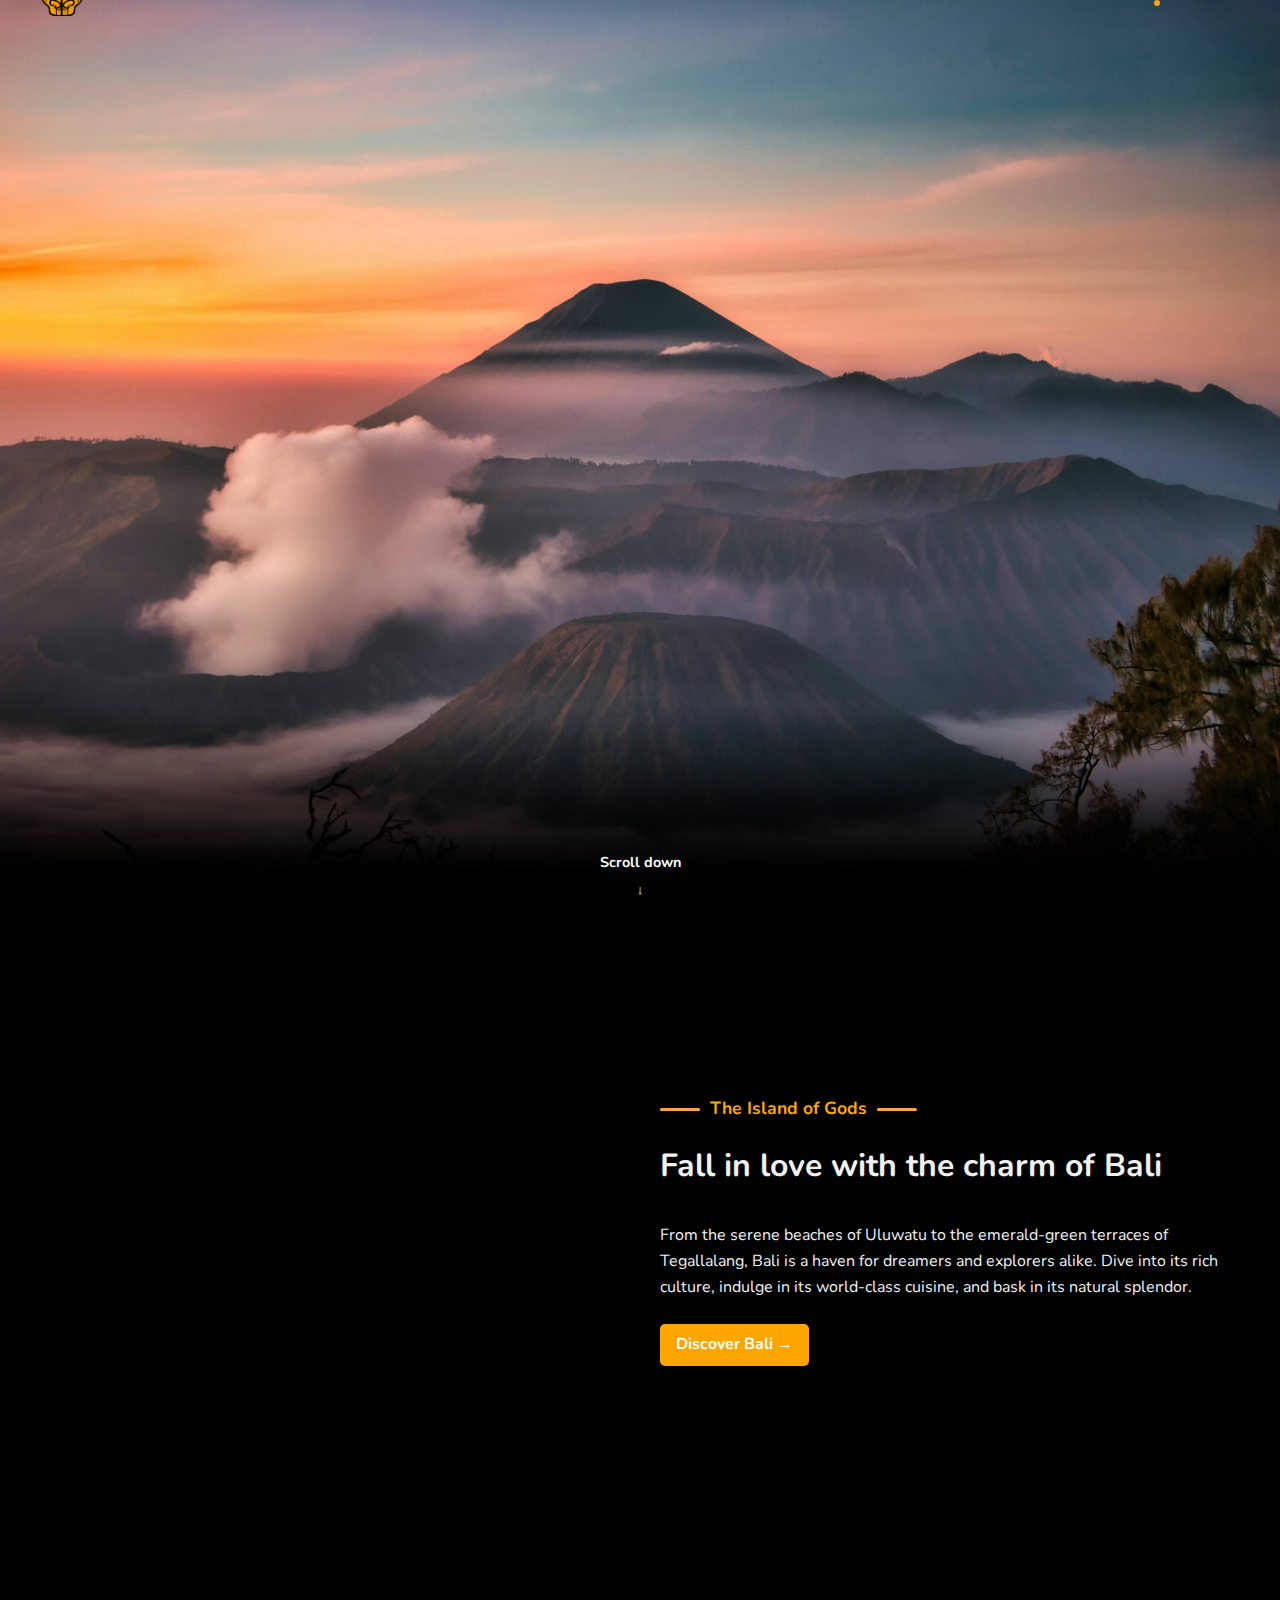
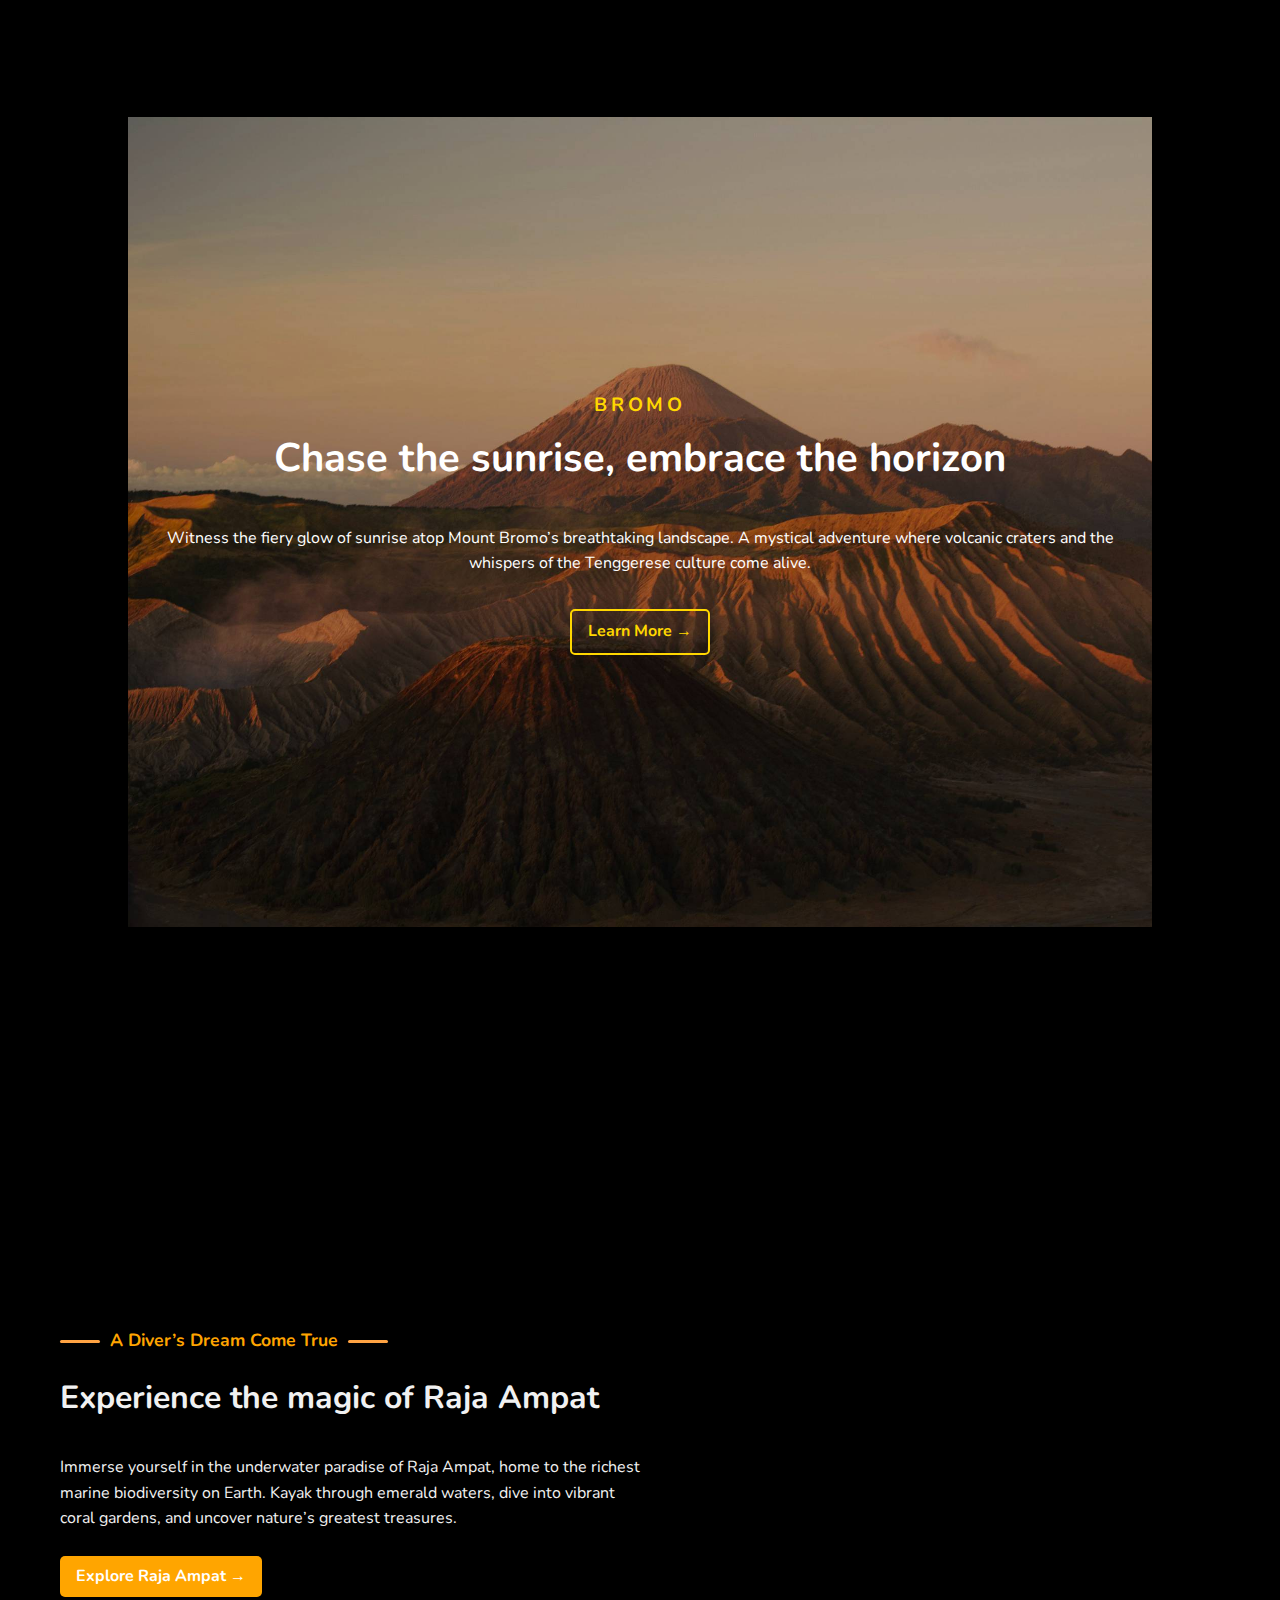
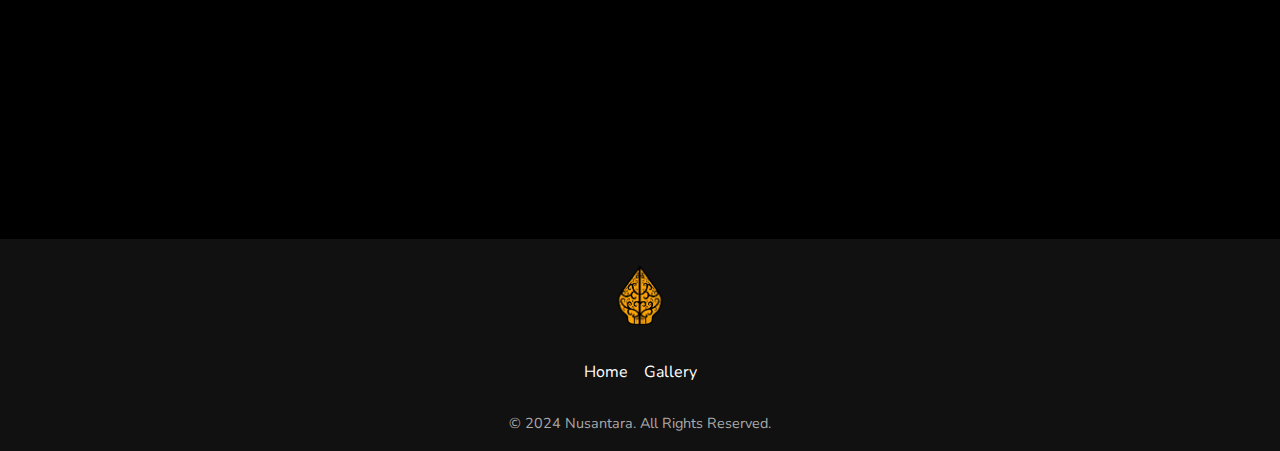
<file: index.html>
<!DOCTYPE html>
<html lang="en">
<head>
    <meta charset="UTF-8">
    <meta name="viewport" content="width=device-width, initial-scale=1.0">
    <title>Wonderful Indonesia</title>
    <link rel="stylesheet" href="styles/style.css">
    <link rel="preconnect" href="https://fonts.googleapis.com">
    <link rel="preconnect" href="https://fonts.gstatic.com" crossorigin>
    <link href="https://fonts.googleapis.com/css2?family=Nunito:ital,wght@0,200..1000;1,200..1000&family=Playfair+Display:ital,wght@0,400..900;1,400..900&display=swap" rel="stylesheet">
    <link href="https://fonts.googleapis.com/css2?family=Cinzel+Decorative:wght@400;700;900&family=Nunito:ital,wght@0,200..1000;1,200..1000&family=Playfair+Display:ital,wght@0,400..900;1,400..900&display=swap" rel="stylesheet">
    <link rel="stylesheet" href="https://cdnjs.cloudflare.com/ajax/libs/font-awesome/6.0.0/css/all.min.css">
</head>
<body>
    <div class="social-media-buttons">
        <a href="https://instagram.com" target="_blank" aria-label="Instagram">
            <i class="fab fa-instagram"></i>
        </a>
        <a href="https://twitter.com" target="_blank" aria-label="Twitter">
            <i class="fab fa-twitter"></i>
        </a>
        <a href="https://facebook.com" target="_blank" aria-label="Facebook">
            <i class="fab fa-facebook-f"></i>
        </a>
    </div>    
    <header class="hero">
        <nav class="navbar">
            <a href="#" class="logo">
                <img src="assets/logo2.png" alt="logo"/>
            </a>
            <ul class="nav-links">
                <li><a href="#" class="active">Home</a></li>
                <li><a href="gallery.html">Gallery</a></li>
            </ul>
        </nav>
        <div class="hero-content">
            <p class="line">Explore the nature beauty</p>
            <h1>Discover<br>Wonderful Indonesia</h1>
        </div>
        <a class="scroll-indicator" href="#move">
            Scroll down
            <span class="arrow">↓</span>
        </a>
    </header>

    <section class="main-content" id="move">
        <div class="image-text">
            <img src="assets/background.jpg" alt="Bali Island" class="slide-in-left">
            <div class="text-box">
                <p class="line">The Island of Gods</p>
                <h2>Fall in love with the charm of Bali</h2>
                <p>
                    From the serene beaches of Uluwatu to the emerald-green terraces of Tegallalang, Bali is a haven for dreamers and explorers alike. Dive into its rich culture, indulge in its world-class cuisine, and bask in its natural splendor.
                </p>
                <a href="gallery.html" class="btn">Discover Bali →</a>
            </div>
        </div>
    </section>
    
    <section class="bromo-section">
        <div class="bromo-background">
            <div class="bromo-container">
                <div class="bromo-content">
                    <h4>BROMO</h4>
                    <h1>Chase the sunrise, embrace the horizon</h1>
                    <p>
                        Witness the fiery glow of sunrise atop Mount Bromo’s breathtaking landscape. A mystical adventure where volcanic craters and the whispers of the Tenggerese culture come alive.
                    </p>
                    <a href="gallery.html" class="bromo-read-more">Learn More →</a>
                </div>
            </div>
        </div>
    </section>
    
    <section class="main-content">
        <div class="image-text reverse-direction">
            <img src="assets/rajaampat.jpg" alt="Raja Ampat Islands" class="slide-in-right">
            <div class="text-box">
                <p class="line">A Diver’s Dream Come True</p>
                <h2>Experience the magic of Raja Ampat</h2>
                <p>
                    Immerse yourself in the underwater paradise of Raja Ampat, home to the richest marine biodiversity on Earth. Kayak through emerald waters, dive into vibrant coral gardens, and uncover nature’s greatest treasures.
                </p>
                <a href="gallery.html" class="btn">Explore Raja Ampat →</a>
            </div>
        </div>
    </section>
    
    <footer class="footer">
        <div class="footer-container">
            <a href="#" class="logo">
                <img src="assets/logo2.png" alt="logo"/>
            </a>
            <div class="footer-links">
                <a href="#">Home</a>
                <a href="gallery.html">Gallery</a>
            </div>
            <div class="footer-copyright">
                <p>&copy; 2024 Nusantara. All Rights Reserved.</p>
            </div>
        </div>
    </footer>
    <a href="#" class="back-to-top" id="backToTopBtn" aria-label="Back to Top">
        <i class="fas fa-arrow-up"></i>
    </a>
  
    <script src="js/index.js"></script>
</body>
</html>
</file>
<file: styles/style.css>
/* General Reset */
* {
    margin: 0;
    padding: 0;
    box-sizing: border-box;
    scroll-behavior: smooth;
}

body {
    font-family: "Nunito", Arial, sans-serif;
    line-height: 1.6;
    background-color: black;
    max-width: 100vw;
}

/* Header Hero Section */
header.hero {
    background: url('../assets/background5.jpg') no-repeat center 85%/cover;
    color: #fff;
    text-align: center;
    height: 100vh;
    display: flex;
    flex-direction: column;
    justify-content: space-between;
}

header h1 {
    font-family: "Playfair Display", serif;
}

.line::before,
.line::after {
    content: '';
    display: inline-block;
    width: 40px;
    height: 2.5px;
    background-color: #FFA343;
    border-radius: 5px;
    margin-bottom: 3.5px;
}

.line::before {
    margin-right: 10px;
}

.line::after {
    margin-left: 10px;
}

/* Navbar */
.navbar {
    position: relative;
    display: flex;
    justify-content: space-between;
    align-items: center;
    padding: 0.4em 2em 1em 2em;
    color: #fff;
    opacity: 100;
    transform: translateY(-50px);
    animation: slideInFromTop 1s ease-out forwards;
}

@keyframes slideInFromTop {
    0% {
        opacity: 0;
        transform: translateY(-50px);
    }
    100% {
        opacity: 1;
        transform: translateY(0);
    }
}

.navbar .logo img {
    max-width: 60px;
}

.navbar .nav-links {
    list-style: none;
    display: flex;
    gap: 1em;
    position: relative;
}

.navbar .nav-links li {
    position: relative;
}

.navbar .nav-links li a {
    color: #fff;
    text-decoration: none;
    font-size: 1rem;
    padding-bottom: 5px;
    position: relative;
    transition: color 0.3s ease;
}

.navbar .nav-links li a:hover {
    color: #ffa500;
}

.navbar .nav-links li a::after {
    content: '';
    display: block;
    width: 6px;
    height: 6px;
    background-color: transparent;
    border-radius: 100px;
    position: absolute;
    bottom: 0;
    left: 50%;
    transform: translateX(-50%);
    transition: all 0.3s ease;
}

.navbar .nav-links li a.active::after {
    background-color: #ffa500;
}

.navbar .nav-links li a:hover::after {
    width: 40px;
    height: 3px;
    background-color: #ffa500;
}

/* Hero Content */
.hero-content {
    opacity: 0;
    transform: translateX(-50px);
    animation: slideInFromLeft 1s ease-out forwards;
}

@keyframes slideInFromLeft {
    0% {
        opacity: 0;
        transform: translateX(-50px);
    }
    100% {
        opacity: 1;
        transform: translateX(0);
    }
}

.hero-content .line {
    font-size: 0.9rem;
    color: #ffa500;
    margin-bottom: 0.5em;
    text-align: center;
}

.hero-content h1 {
    font-size: 5rem;
    color: #fff;
    text-align: center;
    line-height: 1.2;
}

/* Scroll Indicator */
.scroll-indicator {
    text-align: center;
    font-size: 0.9rem;
    color: #fff;
    font-weight: bold;
    margin-top: -10px;
    text-decoration: none;
    animation: moveUpDown 1.5s infinite ease-in-out;
}

.scroll-indicator .arrow {
    display: block;
    font-size: 0.8rem;
    margin-top: 5px;
    animation: moveUpDown 1.5s infinite ease-in-out;
}

@keyframes moveUpDown {
    0%, 100% {
        transform: translateY(-10px);
    }
    50% {
        transform: translateY(-5px);
    }
}

/* Main Content Section */
section.main-content {
    padding: 2em 1em;
    display: flex;
    flex-direction: column;
    gap: 2em;
    color: #f1f1f1;
    width: 100%;
    box-sizing: border-box;
}

.image-text {
    display: flex;
    gap: 2em;
    align-items: center;
    justify-content: space-between;
    flex-wrap: wrap;
    max-width: 1200px;
    margin: 0 auto;
    width: 100%;
}

.reverse-direction {
    flex-direction: row-reverse;
}

.image-text img {
    max-width: 480px;
    height: auto;
    border-radius: 8px;
    flex: 1 1 45%;
    object-fit: cover;
    opacity: 0;
    transition: opacity 1s ease, transform 1s ease;
}

.slide-in-left {
    transform: translateX(-100px);
    opacity: 0;
}

.slide-in-left.start-animation {
    transform: translateX(0);
    opacity: 1;
}

.slide-in-right {
    transform: translateX(100px);
    opacity: 0;
}

.slide-in-right.start-animation {
    transform: translateX(0);
    opacity: 1;
}

.text-box {
    flex: 1 1 50%;
    max-width: 600px;
    padding-left: 20px;
    text-align: left;
}

.text-box h2 {
    font-size: 2rem;
    margin-bottom: 1em;
}

.text-box p {
    margin-bottom: 1.5em;
    font-size: 1rem;
    line-height: 1.6;
}

.text-box p.line {
    font-size: 1.1rem;
    font-weight: bold;
    color: #ffa500;
    margin-bottom: 1em;
}

.text-box .btn {
    display: inline-block;
    padding: 0.5em 1em;
    background: #ffa500;
    color: #fff;
    text-decoration: none;
    border-radius: 5px;
    font-weight: bold;
    transition: background 0.3s ease;
}

.text-box .btn:hover {
    background: #ff7f00;
}

/* Bromo Section */
.bromo-section {
    position: relative;
    width: 100%;
    height: 100vh;
    display: flex;
    justify-content: center;
    align-items: center;
    overflow: hidden;
    margin: 7em 0;
}

.bromo-background {
    min-width: 80%;
    height: 90vh;
    display: flex;
    justify-content: center;
    align-items: center;
    background: url('../assets/bromo.jpg') no-repeat center center/cover;
    background-color: #000;
}

.bromo-container {
    position: relative;
    max-width: 1000px;
    text-align: center;
    color: #fff;
    z-index: 2;
}

.bromo-content h4 {
    font-size: 1.2rem;
    letter-spacing: 0.2em;
    color: #ffd700;
    margin-bottom: 0.5em;
}

.bromo-content h1 {
    font-size: 2.5rem;
    font-weight: bold;
    line-height: 1.4;
    margin-bottom: 1em;
}

.bromo-content p {
    font-size: 1rem;
    line-height: 1.6;
    margin-bottom: 2em;
}

.bromo-read-more {
    display: inline-block;
    font-size: 1rem;
    font-weight: bold;
    color: #ffd700;
    text-decoration: none;
    padding: 0.5em 1em;
    border: 2px solid #ffd700;
    border-radius: 5px;
    transition: background-color 0.3s, color 0.3s;
}

.bromo-read-more:hover {
    background-color: #ffd700;
    color: #000;
}

/* Social Media Buttons */
.social-media-buttons {
    position: fixed;
    bottom: 20vw;
    left: 20px;
    display: flex;
    flex-direction: column;
    gap: 15px;
    opacity: 0;
    transform: translateY(50px);
    animation: slideIn 1s ease-out forwards;
    z-index: 1000;
}

.social-media-buttons a {
    display: flex;
    align-items: center;
    justify-content: center;
    width: 40px;
    height: 40px;
    color: #fff;
    text-decoration: none;
    border-radius: 50%;
    font-size: 20px;
    transition: background-color 0.3s ease, transform 0.3s ease;
}

.social-media-buttons a:hover {
    background-color: #ffa500;
    transform: scale(1.1);
}

@keyframes slideIn {
    0% {
        opacity: 0;
        transform: translateY(50vw);
    }
    100% {
        opacity: 1;
        transform: translateY(0);
    }
}

/* Footer */
.footer {
    background-color: #111;
    color: #fff;
    padding: 1em;
    text-align: center;
}

.footer-container {
    display: flex;
    flex-direction: column;
    align-items: center;
    gap: 1em;
}

.footer-links {
    display: flex;
    gap: 1em;
    margin: 10px;
}

.footer-links a {
    color: #fff;
    text-decoration: none;
    font-size: 1rem;
    transition: color 0.3s;
}

.footer-links a:hover {
    color: #ffa500;
}

.footer-copyright p {
    font-size: 0.9rem;
    color: #aaa;
    margin: 0;
}

.footer .logo img {
    margin-top: 10px;
    max-width: 60px;
}

/* Back to Top Button */
.back-to-top {
    margin: 0;
    padding: 0;
    position: fixed;
    bottom: 20px;
    right: 20px;
    width: 50px;
    height: 50px;
    background-color: #ffa500;
    color: #fff;
    display: flex;
    justify-content: center;
    align-items: center;
    border-radius: 50%;
    font-size: 24px;
    text-decoration: none;
    box-shadow: 0 4px 6px rgba(0, 0, 0, 0.1);
    transition: opacity 0.3s ease, transform 0.3s ease;
    opacity: 0;
    visibility: hidden;
    z-index: 1000;
}

.back-to-top:hover {
    background-color: #ff7f00;
    transform: scale(1.1);
}

.back-to-top.show {
    opacity: 1;
    visibility: visible;
}

/* Responsive Design (SmartPhone)*/
@media (max-width: 768px) {
    .hero-content h1 {
        font-size: 2.2rem;
    }
    .image-text {
        flex-direction: column;
        align-items: center;
    }

    .image-text img {
        max-width: 100%;
        flex: 1 1 100%;
    }

    .text-box {
        padding-left: 0;
        text-align: center;
    }

    .text-box h2 {
        font-size: 1.8rem;
    }

    .text-box p {
        font-size: 1rem;
    }

    .text-box .btn {
        padding: 0.5em 1em;
        font-size: 0.9rem;
    }
    .bromo-content h1 {
        font-size: 2rem;
    }
}

@media (max-width: 480px) {
    .social-media-buttons {
        bottom: 20vw;
    }    
    .image-text {
        gap: 1em;
    }

    .image-text img {
        max-width: 100%;
        height: auto;
    }

    .text-box h2 {
        font-size: 1.5rem;
    }

    .text-box p {
        font-size: 0.9rem;
    }

    .text-box .btn {
        font-size: 0.8rem;
        padding: 0.4em 0.8em;
    }

    .bromo-content h1 {
        font-size: 1.5rem;
    }
    .bromo-content p {
        font-size: 0.8rem;
    }
}
</file>
